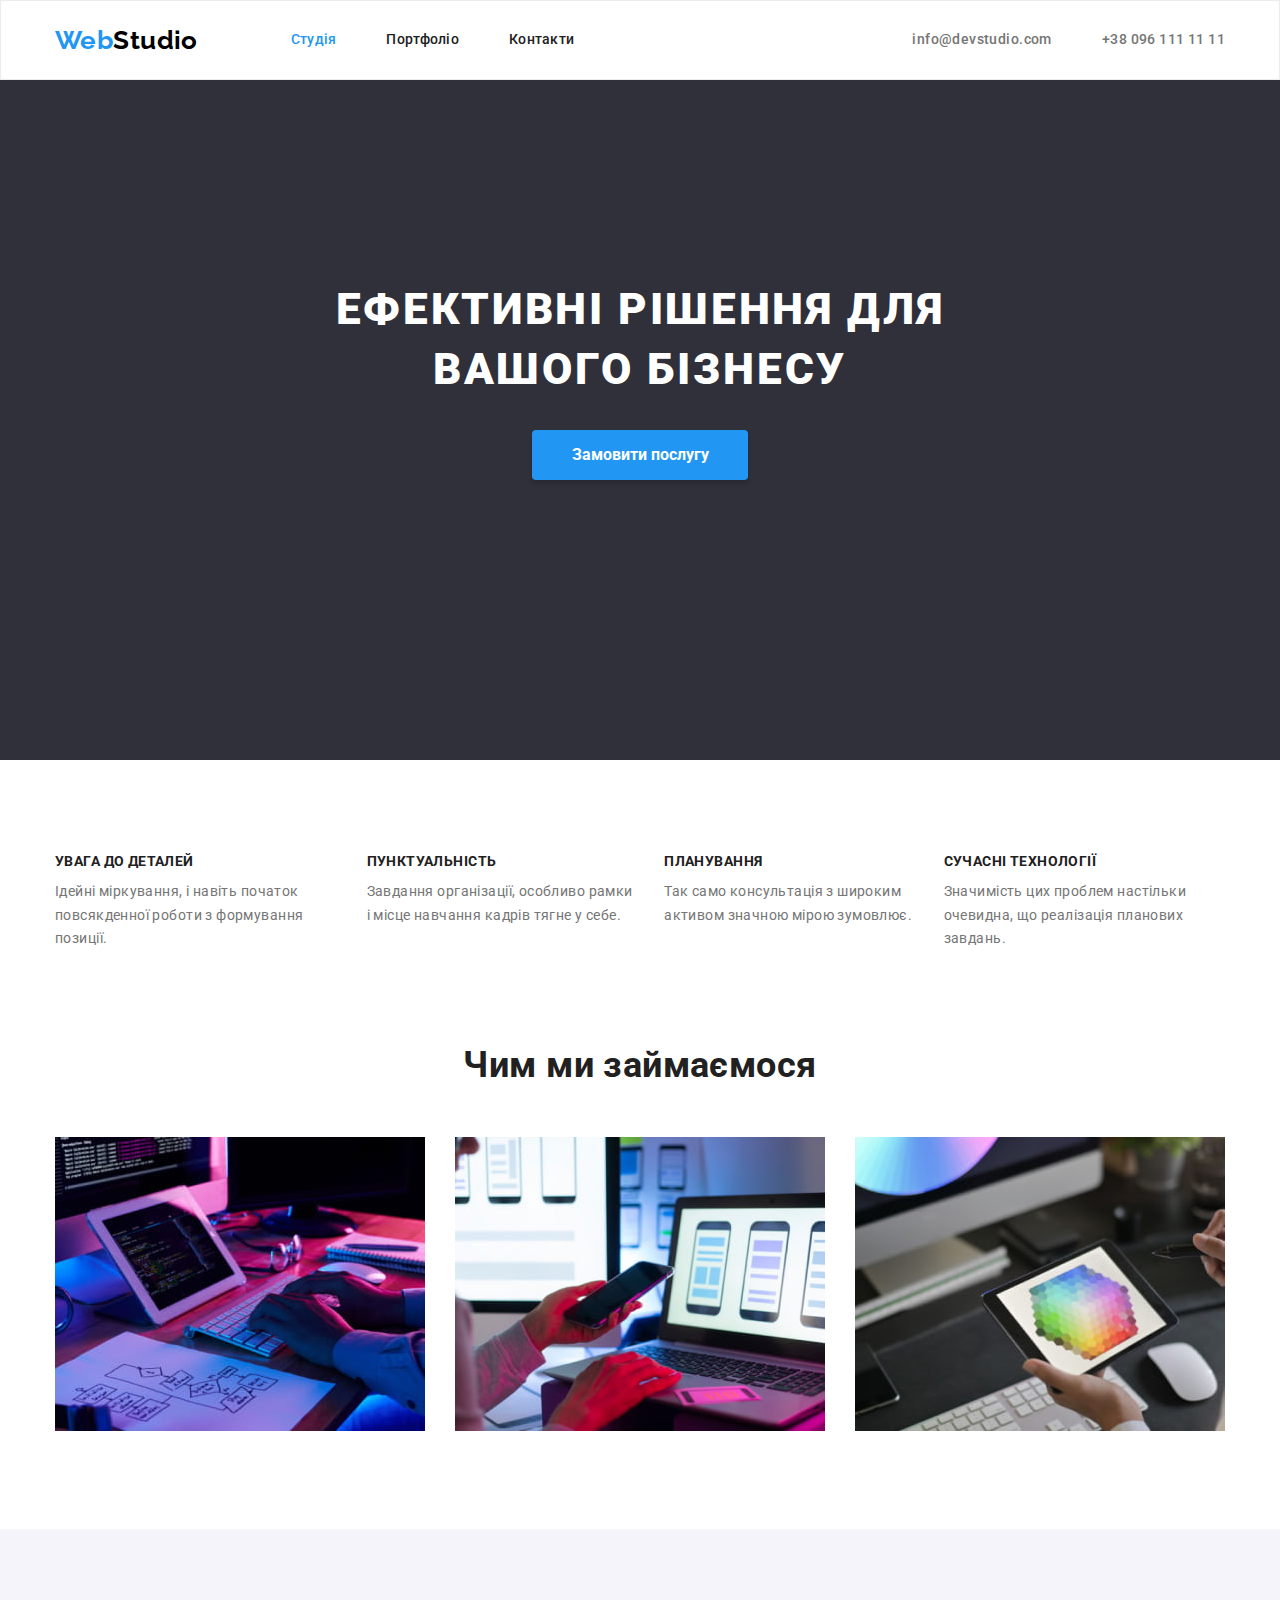
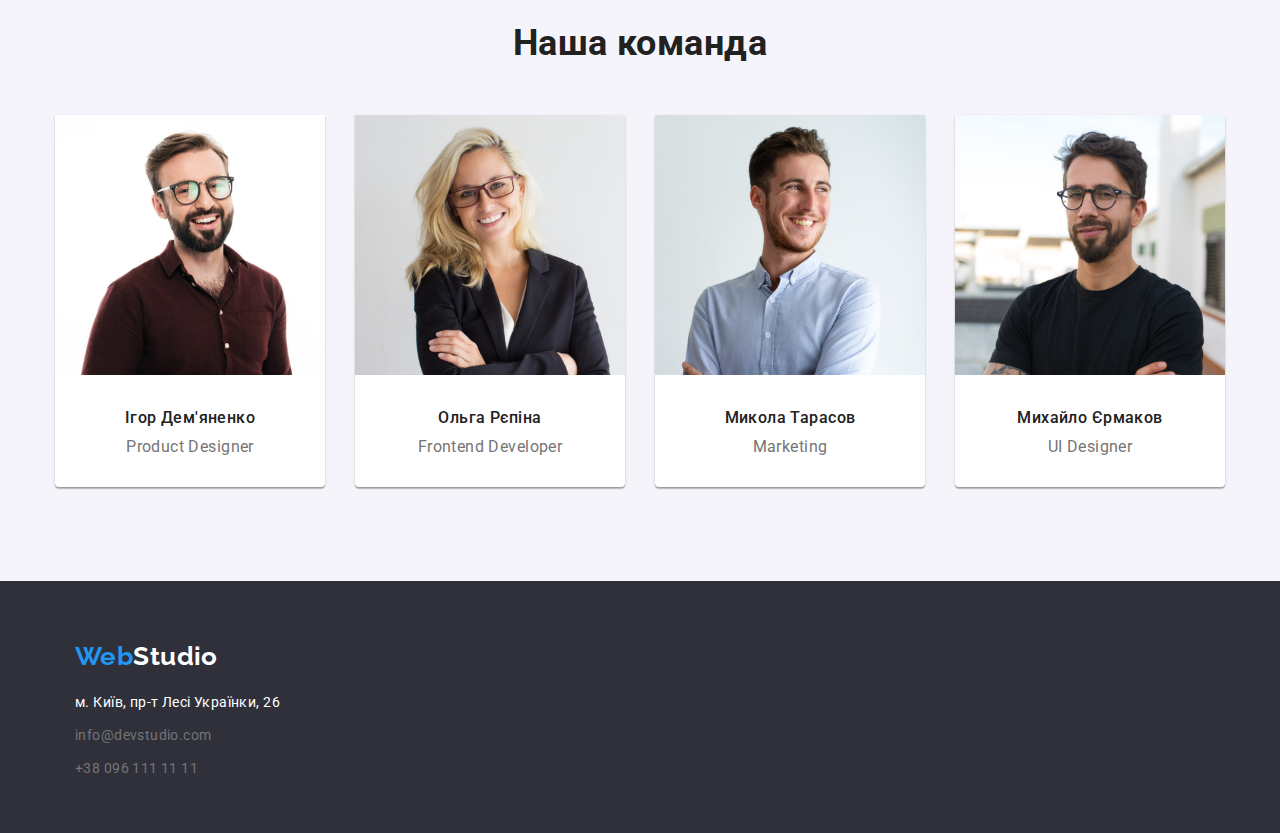
<file: index.html>
<!DOCTYPE html>
<html lang="uk">
<head>
    <meta charset="UTF-8">
    <meta http-equiv="X-UA-Compatible" content="IE=edge">
    <meta name="viewport" content="width=device-width, initial-scale=1.0">
    <link rel="stylesheet" href="./css/normalize.css">
    <link rel="stylesheet" href="./css/styles.css">
    <link rel="preconnect" href="https://fonts.googleapis.com">
    <link rel="preconnect" href="https://fonts.gstatic.com" crossorigin>
    <link href="https://fonts.googleapis.com/css2?family=Raleway:wght@700&family=Roboto:wght@400;500;700;900&display=swap"
        rel="stylesheet">
    <title>WebStudio</title>
</head>
<body>
    <header class="head">
<div class="container">
        <nav class="d-flex">
        
            <a class="web" href="./index.html">Web<span class="studio logo">Studio</span></a>

            <ul class="list">
                <li class="list-itam">
                    <a class="selected" href="./index.html">Студія</a>
                </li>
                <li class="list-itam">
                    <a href="./portfolio.html">Портфоліо</a>
                </li>
                <li class="list-itam">
                    <a href="./index.html">Контакти</a>
                </li>
            </ul>
           <ul class="contacts">
        <li class="contacts-itame">
         <a class="mail d-flex" href="mailto:info@devstudio.com">info@devstudio.com</a>
        </li>
        <li class="contacts-itame">
         <a class="tel d-flex" href="tell:+380961111111">+38 096 111 11 11</a>
        </li>
        </ul>
        </div> 
        </nav>
        </header>
        <main>
            <section class="title d-flex hero ">
                <h1 class="title-h1">ЕФЕКТИВНІ РІШЕННЯ ДЛЯ ВАШОГО БІЗНЕСУ</h1>
                <button class="button" type="button">Замовити послугу</button>
            </section>

            <section class="container section">
                <h2 hidden></h2>
            <ul class="d-flex">
               <li class="about-item"><h3 class="title-list">УВАГА ДО ДЕТАЛЕЙ</h3> 
               <p class="title-list-itam">Ідейні міркування, і навіть початок повсякденної роботи з формування позиції.</p>
               </li>
               <li class="about-item"><h3 class="title-list">ПУНКТУАЛЬНІСТЬ</h3>
               <p class="title-list-itam">Завдання організації, особливо рамки і місце навчання кадрів тягне у себе.</p>
               </li>
               <li class="about-item"><h3 class="title-list">ПЛАНУВАННЯ</h3>
               <p class="title-list-itam">Так само консультація з широким активом значною мірою зумовлює.</p>
               </li>
               <li class="about-item"><h3 class="title-list">СУЧАСНІ ТЕХНОЛОГІЇ</h3>
               <p class="title-list-itam">Значимість цих проблем настільки очевидна, що реалізація планових завдань.</p>
               </li>
            </ul>
            </section>

            <section class="container">

              <h2 class="title-h2">Чим ми займаємося</h2>  
              <ul class="d-flex">
                  <li class="doing-item"><img src="./images/tablet.jpg" alt="клавіатура" width="370" height="294"></li>
                  <li class="doing-item"><img src="./images/smartphone.jpg" alt="ноутбук" width="370" height="294"></li>
                  <li class="doing-item"><img src="./images/tablet color.jpg" alt="планшет" width="370" height="294"></li>
              </ul>
            </section>

            <section class="team-section section">
                <h2 class="title-h2">Наша команда</h2>
                <ul class="d-flex team">
                    <li class="team-itam"><img src="./images/igordemyanenko.jpg" alt="Ігор Дем'яненко" width="270" height="260">

                        <h3 class="list-comand">Ігор Дем'яненко</h3>
                        <p class="employee-position">Product Designer</p>
                    </li>

                    <li class="team-itam"><img src="./images/olgarepina.jpg" alt="Ольга Рєпіна" width="270" height="260">

                    
                        <h3 class="list-comand">Ольга Рєпіна</h3>
                        <p class="employee-position">Frontend Developer</p>
                    </li>

                    <li class="team-itam"><img src="./images/nikolaytarasov.jpg" alt="Микола Тарасов" width="270" height="260">

                    
                        <h3 class="list-comand">Микола Тарасов</h3>
                        <p class="employee-position">Marketing</p>
                    </li>

                    <li class="team-itam"><img src="./images/mihailermakov.jpg" alt="Михайло Єрмаков" width="270" height="260">

                    
                        <h3 class="list-comand">Михайло Єрмаков</h3>
                        <p class="employee-position">UI Designer</p>
                    </li>
  
                </ul>
            </section>
        </main>
        <footer class="footer">
            
               
                <address class="container">
                     <a class="web" href="./index.html">Web<span class="studio-bottom">Studio</span></a>
                    
                    <ul class="footer-list">
                   <li> <a class="adres-footer" href="">м. Київ, пр-т Лесі Українки, 26</a>    
                </li>
                   <li class="footer-list-itam">
                    <a href="mailto:info@devstudio.com">info@devstudio.com</a>
                </li>
                <li class="footer-list-itam">
                    <a href="tell:+380961111111">+38 096 111 11 11</a>
                </li>
            </ul>
                </address>
            
            
        </footer>
        
</body>
</html>
</file>
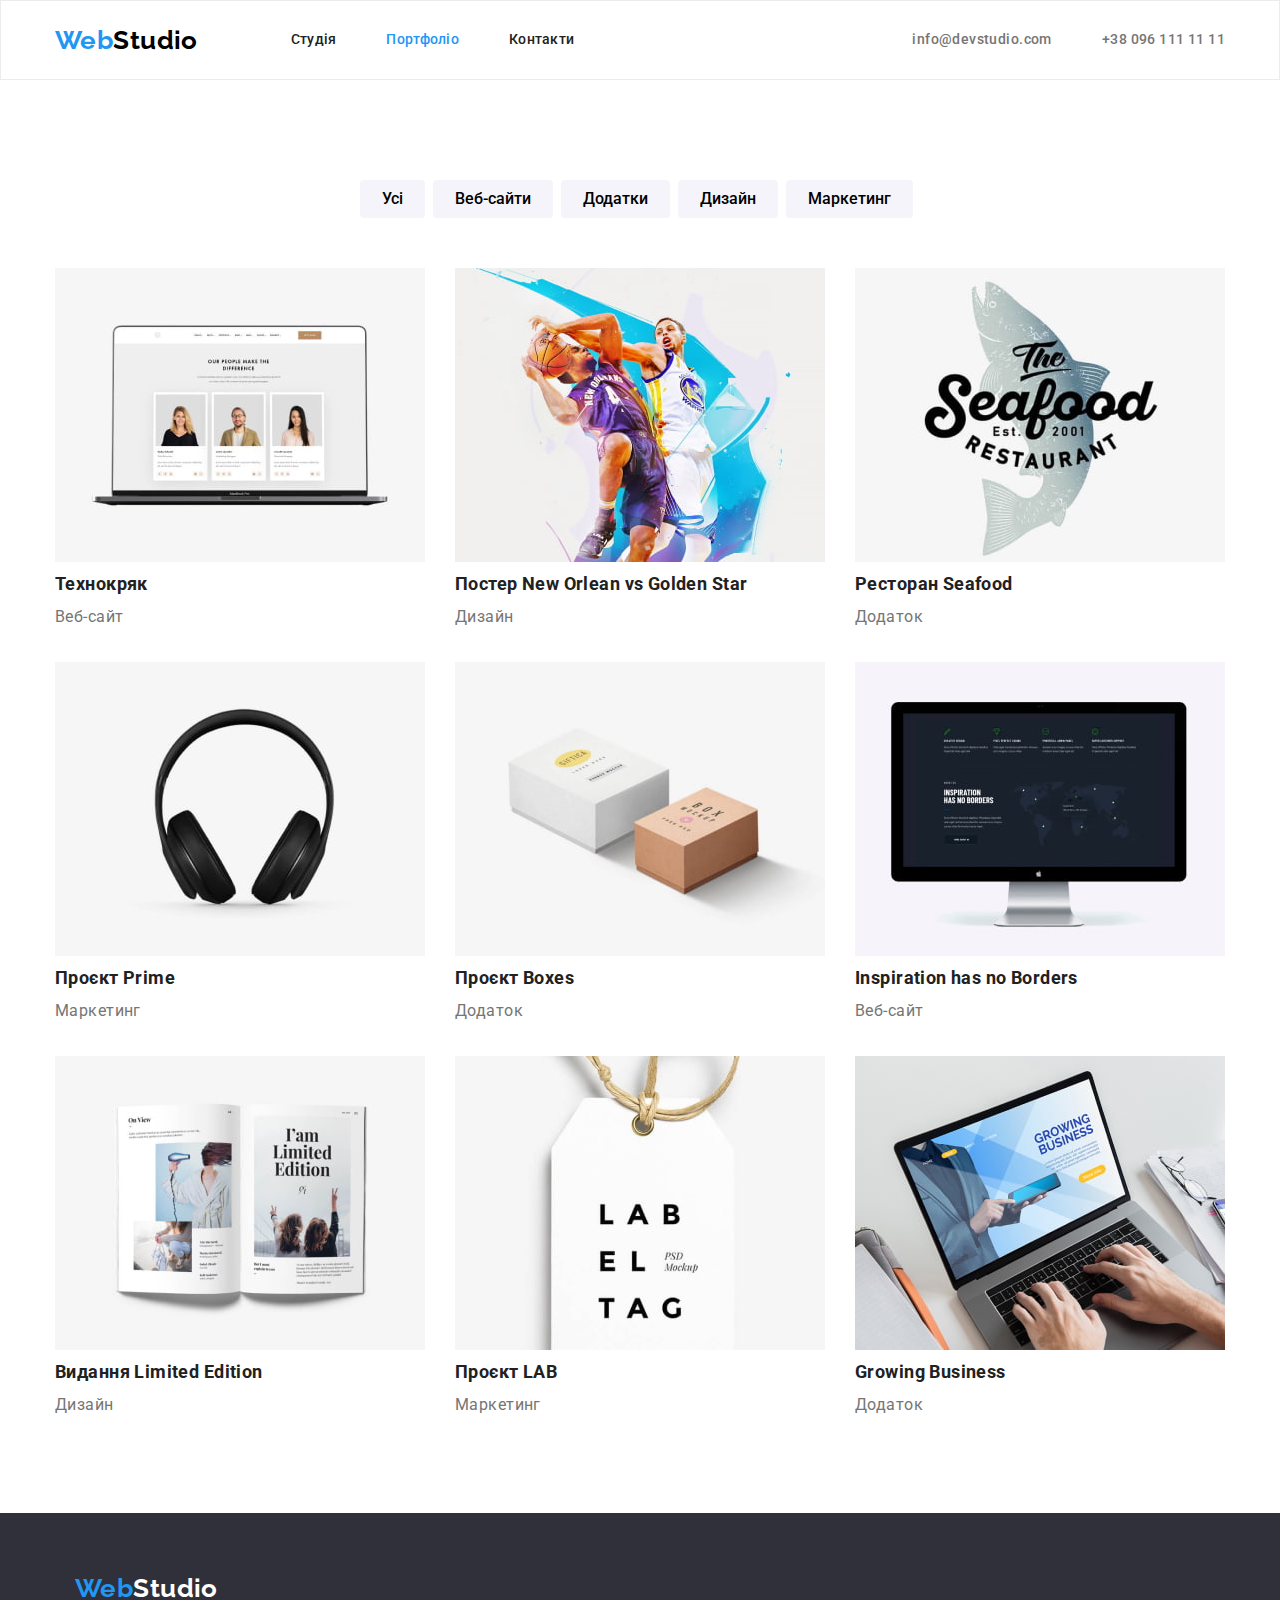
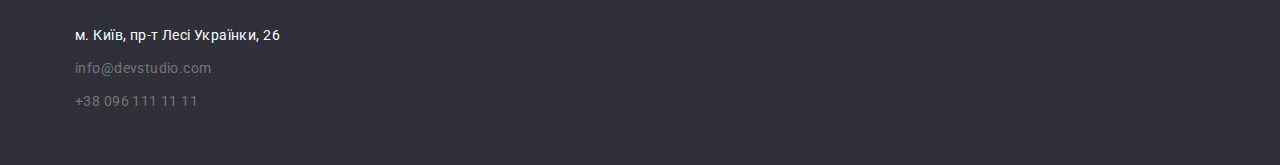
<file: portfolio.html>
<!DOCTYPE html>
<html lang="uk">

<head>
    <meta charset="UTF-8">
    <meta http-equiv="X-UA-Compatible" content="IE=edge">
    <meta name="viewport" content="width=device-width, initial-scale=1.0">
    <link rel="stylesheet" href="./css/normalize.css">
    <link rel="stylesheet" href="./css/styles.css">
    <link rel="preconnect" href="https://fonts.googleapis.com">
    <link rel="preconnect" href="https://fonts.gstatic.com" crossorigin>
    <link href="https://fonts.googleapis.com/css2?family=Raleway:wght@700&family=Roboto:wght@400;500;700;900&display=swap"
        rel="stylesheet">
    <title>Portfolio</title>
</head>

<body>
    <header class="head">
        <div class="container">
    
        <nav class="d-flex">
        
            <a class="web" href="./index.html">Web<span class="studio logo">Studio</span></a>
        
            <ul class="list">
                <li class="list-itam">
                    <a href="./index.html">Студія</a>
                </li>
                <li class="list-itam">
                    <a  class="selected" href="./portfolio.html">Портфоліо</a>
                </li>
                <li class="list-itam">
                    <a href="./index.html">Контакти</a>
                </li>
            </ul>
            <ul class="contacts">
                <li class="contacts-itame">
                    <a class="mail d-flex" href="mailto:info@devstudio.com">info@devstudio.com</a>
                </li>
                <li class="contacts-itame">
                    <a class="tel d-flex" href="tell:+380961111111">+38 096 111 11 11</a>
                </li>
            </ul>
            </div>
        </nav>
        
    </div>
    </header>
    <main>
        <nav>
            <ul class="d-flex navigait">
                <li><button class="button-li" type="button">Усі</button></li>
                <li><button class="button-li" type="button">Веб-сайти</button></li>
                <li><button class="button-li" type="button">Додатки</button></li>
                <li><button class="button-li" type="button">Дизайн</button></li>
                <li><button class="button-li" type="button">Маркетинг</button></li>
            </ul>
        </nav>
        <section class="container section">
            <ul class="d-flex prtf-list">
            <li class="nav-itame"> <img src="./images/mak.jpg" alt="тут зображиний ноутбук" width="370" height="294">
                <h2 class="li-title">Технокряк</h2>
                <span class="li-span">Веб-сайт</span>
            </li>
            <li class="nav-itame"> <img src="./images/bask.jpg" alt="тут зображені гравці баскетболу" width="370" height="294">
                <h2 class="li-title">Постер New Orlean vs Golden Star</h2>
                <span class="li-span">Дизайн</span>
            </li>
            <li class="nav-itame"> <img src="./images/fish.jpg" alt="тут зображений логотип ресторану" width="370" height="294">
                <h2 class="li-title">Ресторан Seafood</h2>
                <span class="li-span">Додаток</span>
            </li>
            <li class="nav-itame"> <img src="./images/handsfre.jpg" alt="тут зображені наушники" width="370" height="294">
                <h2 class="li-title">Проєкт Prime</h2>
                <span class="li-span">Маркетинг</span>
            </li>
            <li class="nav-itame"> <img src="./images/box.jpg" alt="тут зображені коробки" width="370" height="294">
                <h2 class="li-title">Проєкт Boxes</h2>
                <span class="li-span">Додаток</span>
            </li>
            <li class="nav-itame"> <img src="./images/imak.jpg" alt="тут зображений компютер" width="370" height="294">
                <h2 class="li-title">Inspiration has no Borders</h2>
                <span class="li-span">Веб-сайт</span>
            </li>
            <li class="nav-itame"> <img src="./images/book.jpg" alt="тут зображена книга" width="370" height="294">
                <h2 class="li-title">Видання Limited Edition</h2>
                <span class="li-span">Дизайн</span>
            </li>
            <li class="nav-itame"> <img src="./images/labeltag.jpg" alt="проек LAB" width="370" height="294">
                 <h2 class="li-title">Проєкт LAB</h2>
                 <span class="li-span">Маркетинг</span>
            </li>
            <li class="nav-itame"> <img src="./images/makbook.jpg" alt="тут зображений ноутбук" width="370" height="294">
                <h2 class="li-title">Growing Business</h2>
                <span class="li-span">Додаток</span>
            </li>
            </ul>
        </section>
    </main>
<footer class="footer">


    <address class="container">
        <a class="web" href="./index.html">Web<span class="studio-bottom">Studio</span></a>

        <ul class="footer-list">
            <li> <a class="adres-footer" href="">м. Київ, пр-т Лесі Українки, 26</a>
            </li>
            <li class="footer-list-itam">
                <a href="mailto:info@devstudio.com">info@devstudio.com</a>
            </li>
            <li class="footer-list-itam">
                <a href="tell:+380961111111">+38 096 111 11 11</a>
            </li>
        </ul>
    </address>


</footer>
</body>
    </html>
</file>
<file: css/styles.css>
:root {
--blue:#2196F3;
--black:#000000;
--grey:#2F303A;
--teal:#757575;
}
body{
    font-family: 'Roboto', sans-serif;
    letter-spacing: 0.03em;
    color: var(--teal);
}
.head{
    border: 1px solid #ECECEC;
    display: flex;
    height: 80px;
    align-items: center;
}
.container{
    width: 1200px;
    padding: 0 15px;
    margin: 0 auto;
    
}

.section{
    padding-top: 94px;
    padding-bottom: 94px;
}
.d-flex{
    display: flex; 
}

.web{
    font-style: normal;
    font-family: 'Raleway', sans-serif;
    font-weight: 700;
    line-height: 1.16;
    font-size: 26px;
    color: var(--blue);
}
.studio{
    text-decoration: none;
    color: var(--black);
    font-family: 'Raleway', sans-serif;
        font-weight: 700;
        line-height: 1.16;
        font-size: 26px;
}

.list{
    display: flex;
    align-items: center;
    margin-left: 93px;
    font-weight: 500;
    line-height: 1.14;
    font-size: 14px;
    letter-spacing: 0.02em;
    color: #212121; 
}

.list-itam >a{
    color: #212121;
}
.list-itam > a:hover,
.list-itam > a:focus{
    color: var(--blue);
}
.list-itam > .selected{
    color: var(--blue);
}
.list-itam:not(:last-child){
    margin-right:50px;
}
.contacts{
    display: flex;
    align-items: center;
    margin-left: auto;
    font-weight: 500;
    line-height: 1.14;
    font-size: 14px; 
}

.mail{
    color: var(--teal);
    margin-right: 50px;
    
}
.tel{
    color: var(--teal);
    
    
}
.mail:hover,
.mail:focus{ 
    cursor: pointer;
    color: var(--blue);
}
.tel:hover,
.tel:focus{
    cursor: pointer;
    color: var(--blue);
}
.title{
    background-color: var(--grey);
    padding: 200px 482px 280px;
}
.hero{
    flex-direction: column;
    justify-content: center;
    align-items: center;
}
.title-h1{
    width: 696px;
    font-weight: 900;
    letter-spacing: 0.06em;
    font-size: 44px;
    line-height: 1.36;
    color: #FFFFFF;
    text-align: center;
}
.button{
    margin-top: 30px;
    width: 216px;
    height: 50px;
    background-color: var(--blue);
    color: #FFFFFF;
    font-weight: 700;
    font-size: 16px;
    line-height: 1.87;
    box-shadow: 0px 4px 4px rgba(0, 0, 0, 0.15);
    border-radius: 4px;
    border: 0px;
}
.button:focus,
.button:hover{
    cursor: pointer;
}
.title-list{
    font-weight: 700;
    font-size: 14px;
    letter-spacing: 0.03em;
    line-height: 1.14;
    color: #212121;;
}
.title-list-itam{
    margin-top: 10px;
    font-size: 14px;
    line-height: 1.71;
    
}
.about-item:not(:last-child){
    margin-right: 30px;
}
.title-h2{
    padding-bottom: 50px;
    display:block;
    font-weight: 700;
    font-size: 36px;
    line-height: 1.16;
    color: #212121;
    text-align: center;
}
.doing-item:not(:last-child){
    margin-right: 30px;
}
.doing-item{
    padding-bottom: 94px;
    
}
.team-itam{
    background-color: #FFFFFF;;
    width: 270px;
    box-shadow: 0px 1px 3px rgba(0, 0, 0, 0.12), 0px 1px 1px rgba(0, 0, 0, 0.14), 0px 2px 1px rgba(0, 0, 0, 0.2);
    border-radius: 0px 0px 4px 4px;       
}
.team{
    justify-content: center;
}
.team-itam:not(:last-child){
    margin-right: 30px;
}
.team-section{
    
    background-color: #F5F4FA;
    
}
.list-comand{
    margin-top: 30px;
    font-weight: 500;
    font-size: 16px;
    line-height: 1.18;
    color: #212121;;
    text-align: center;
}
.employee-position{
    margin-top: 10px;
    margin-bottom: 30px;
    font-size: 16px;
    line-height: 1.18;
    text-align: center;
}
.footer{
    padding: 60px;
    height: 252px;
    background-color: var(--grey);
}
.adres-footer{
    display:inline-block;
    padding-top: 20px;
    font-size: 14px;
    line-height: 1.71;
    color: #FFFFFF;
    font-style: normal;
}

.footer-list-itam > a{
    font-size: 14px;
    line-height: 1.71;
    color: var(--teal);
    font-style: normal;
}
.footer-list-itam{
    padding-top: 9px;

}

.button-li{
    padding: 6px 22px;
    margin-top: 100px;
    margin-bottom: 56px;
    margin-right: 8px;
    font-weight: 500;
    font-size: 16px;
    background-color: var(--blue);
    line-height: 1.62;
    background-color: #F5F4FA;
    border: 0px;
    border-radius: 4px;
}

.navigait{
    justify-content: center;
    margin-bottom: -100px;
}

.button-li:hover,
.button-li:focus{
    cursor: pointer;
    color: #FFFFFF;
    border: 0ch;
    box-shadow: 0px 3px 1px rgba(0, 0, 0, 0.1), 0px 1px 2px rgba(0, 0, 0, 0.08), 0px 2px 2px rgba(0, 0, 0, 0.12);
    border-radius: 4px;
    background-color: var(--blue);
}
.li-title{
    font-weight: 700;
    font-size: 18px;
    line-height: 2;
    color: #212121;;
}
.li-span{
    font-size: 16px;
    line-height: 1.87;
}
.studio-bottom{
    color: #FFFFFF;
}
.prtf-list{
    flex-wrap: wrap;
    margin: -15px;
}
.prtf-list > li{
    margin: 15px;
}
</file>
